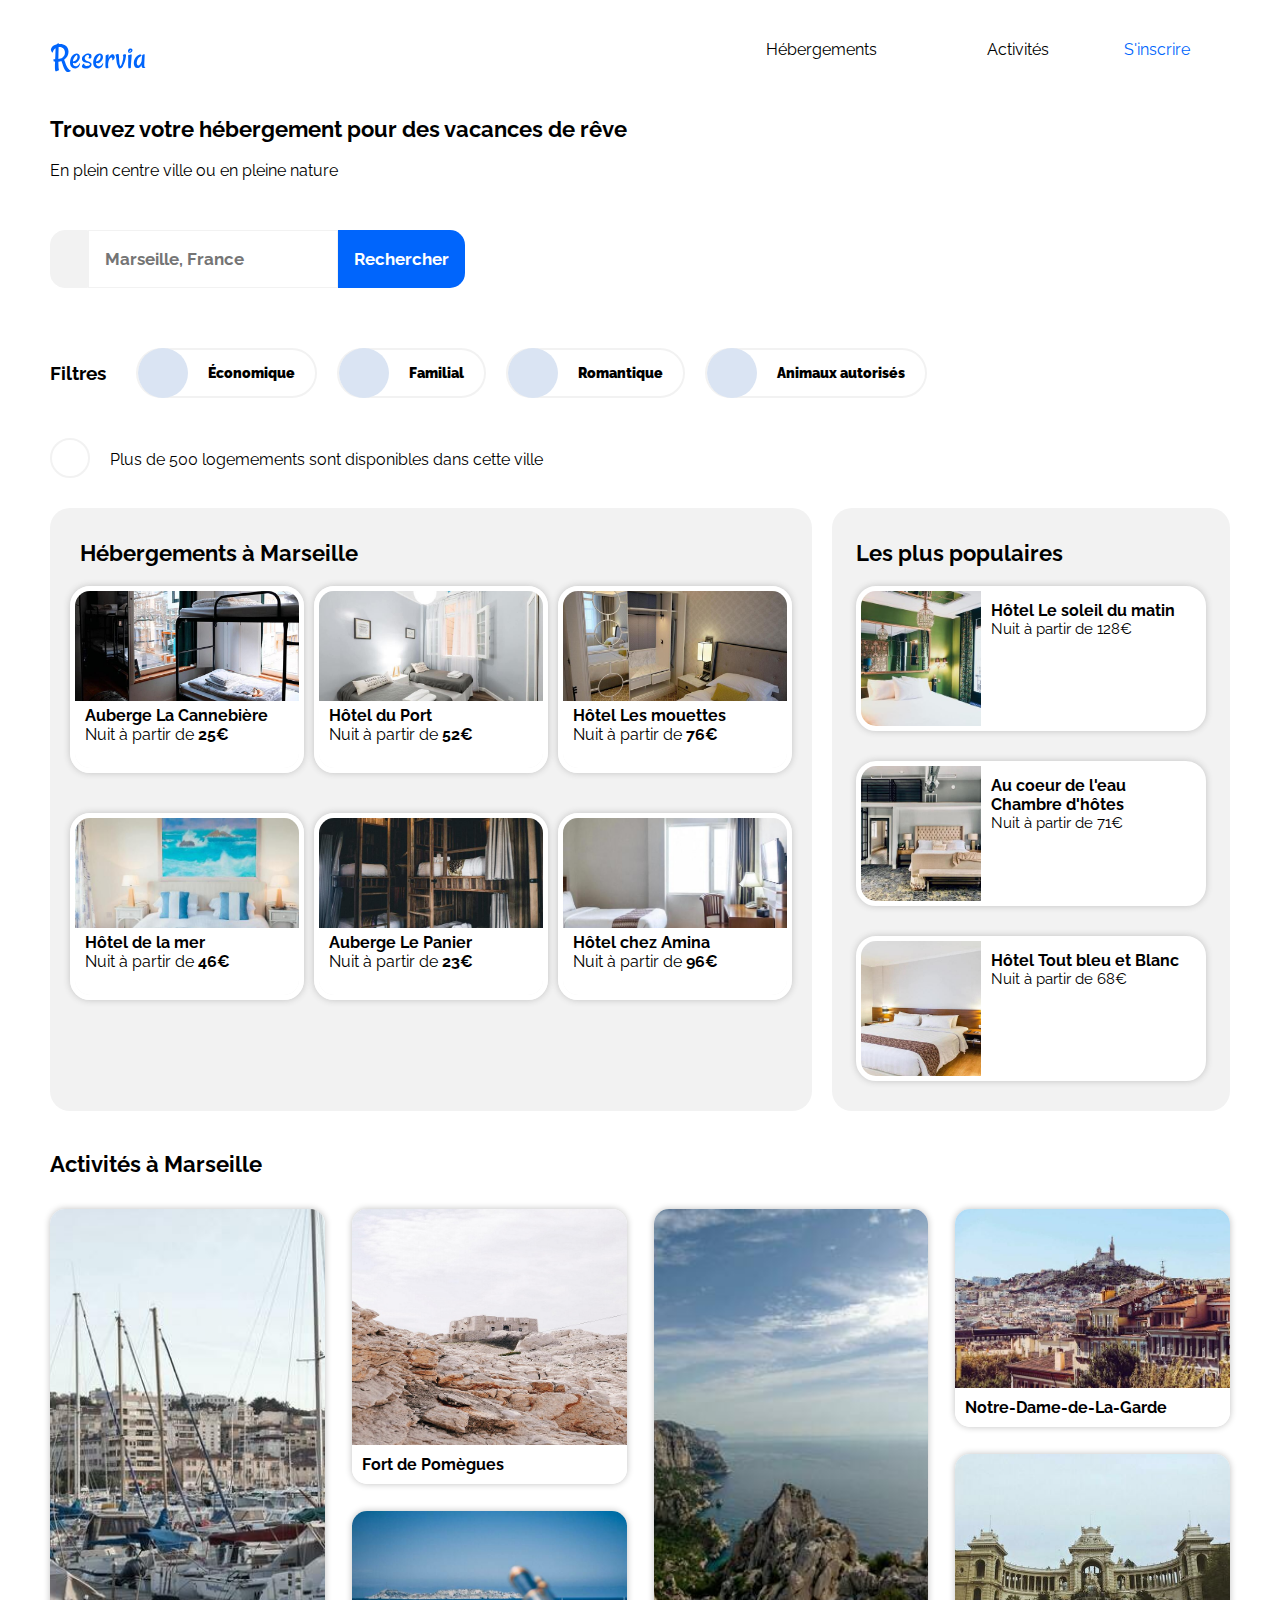
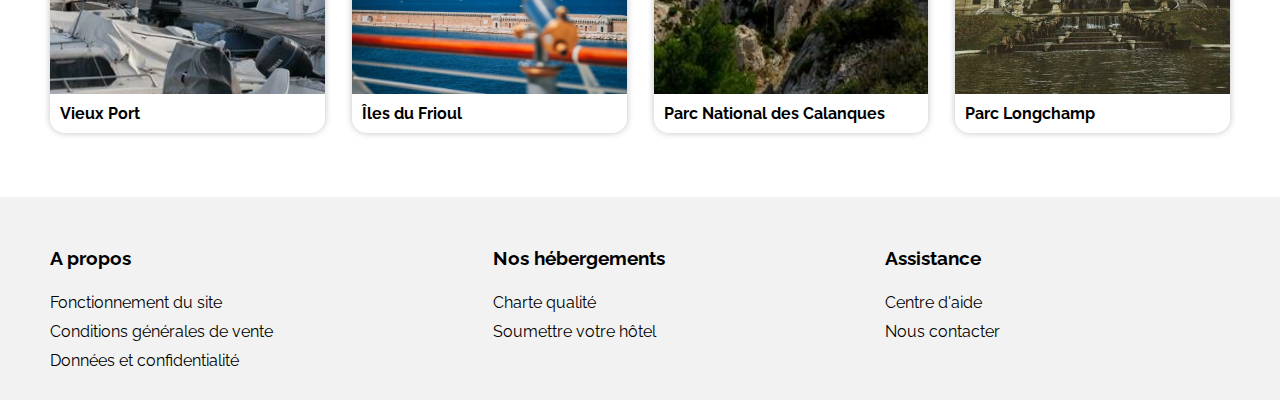
<file: index.html>
<!DOCTYPE html>
<html lang="en">

<head>

    <title>Reservia</title>

    <link rel="stylesheet" type="text/css" href="css/stylesp2.css">
    <link rel="stylesheet" href="https://cdnjs.cloudflare.com/ajax/libs/font-awesome/5.15.3/css/all.min.css" integrity="sha512-iBBXm8fW90+nuLcSKlbmrPcLa0OT92xO1BIsZ+ywDWZCvqsWgccV3gFoRBv0z+8dLJgyAHIhR35VZc2oM/gI1w==" crossorigin="anonymous" referrerpolicy="no-referrer"
    />
    <link href="https://fonts.googleapis.com/css2?family=Raleway:wght@200;700&display=swap" rel="stylesheet">
    <meta content="width=device-width, initial-scale=1" name="viewport" />

    <meta charset="UTF-8">
    <meta http-equiv="X-UA-Compatible" content="IE=edge">


</head>

<body>
    <div id="bloc_page">
        <header>

            <div id="logo"><img src="images/logo/Reservia.svg" alt="Logo Reservia" /> </div>
            <nav>
                <ul>
                    <li><a href="#hotels_hebergements">Hébergements</a></li>
                    <li><a href="#ActMar">Activités</a></li>
                </ul>

            </nav>
            <div id="login"> <a href="#" id="inscrire">S'inscrire</a> </div>

        </header>


        <section class="slogan_searchbar">
            <div class="slogan">
                <h1>Trouvez votre hébergement pour des vacances de rêve</h1><br>
                <p>En plein centre ville ou en pleine nature</p>
            </div>

            <form class="post" action="traitement.php">
                <label class="position"><i class="fas fa-map-marker-alt"></i></label>
                <input id="search" type="search" name="recherche" placeholder="Marseille, France">
                <button class="logo_recherche" type="submit"><span>Rechercher</span><i
                        class="fa fa-search"></i></button>
            </form>
        </section>

        <div class="filters">


            <h2>Filtres</h2>

            <div class="all_filters">

                <section class="item">
                    <i class="fas fa-money-bill-wave"></i>
                    <h3>Économique</h3>
                </section>
                <section class="item">
                    <i class="fas fa-child"></i>
                    <h3>Familial</h3>
                </section>



                <section class="item">
                    <i class="fas fa-heart"></i>
                    <h3>Romantique</h3>
                </section>
                <section class="item">
                    <i class="fas fa-dog"></i>
                    <h3>Animaux autorisés</h3>
                </section>
            </div>
        </div>
        <div class="hostings">
            <i class="fas fa-info"></i>
            <p>Plus de 500 logemements sont disponibles dans cette ville</p>
        </div>




        <section class="hotels" >
            <h2 id="hotels_hebergements">hebergements </h2>
            <article>
                <div class="heb">Hébergements à Marseille</div>
                <div class="marseille">

                    <a href="#" class="hotel_card">
                        <img src="images/hebergements/4_small/cannebiere.jpeg" alt="cannebiere">
                        <div class="hotel_description">
                            <h3>Auberge La Cannebière</h3>
                            <p>Nuit à partir de <strong>25€</strong></p>
                            <div class="classement">
                                <span class="blue"><i class="fas fa-star stars_icon"></i></span>
                                <span class="blue"><i class="fas fa-star stars_icon"></i></span>
                                <span class="blue"><i class="fas fa-star stars_icon"></i></span>
                                <span class="blue"><i class="fas fa-star stars_icon"></i></span>
                                <span class="grey"><i class="fas fa-star stars_icon"></i></span>
                            </div>

                        </div>
                    </a>


                    <a href="#" class="hotel_card">
                        <img src="images/hebergements/4_small/port.jpeg" alt="panier">
                        <div class="hotel_description">
                            <h3>Hôtel du Port</h3>
                            <p>Nuit à partir de <strong>52€</strong></p>
                            <div class="classement">
                                <span class="blue"><i class="fas fa-star stars_icon"></i></span>
                                <span class="blue"><i class="fas fa-star stars_icon"></i></span>
                                <span class="blue"><i class="fas fa-star stars_icon"></i></span>
                                <span class="blue"><i class="fas fa-star stars_icon"></i></span>
                                <span class="blue"><i class="fas fa-star stars_icon"></i></span>
                            </div>
                        </div>
                    </a>

                    <a href="#" class="hotel_card">
                        <img src="images/hebergements/4_small/mouettes.jpeg" alt="mouettes">
                        <div class="hotel_description">
                            <h3>Hôtel Les mouettes</h3>
                            <p>Nuit à partir de <strong>76€</strong></p>
                            <div class="classement">
                                <span class="blue"><i class="fas fa-star stars_icon"></i></span>
                                <span class="blue"><i class="fas fa-star stars_icon"></i></span>
                                <span class="blue"><i class="fas fa-star stars_icon"></i></span>
                                <span class="blue"><i class="fas fa-star stars_icon"></i></span>
                                <span class="grey"><i class="fas fa-star stars_icon"></i></span>
                            </div>
                        </div>

                    </a>

                    <a href="#" class="hotel_card">
                        <img src="images/hebergements/4_small/mer.jpeg" alt="mer">
                        <div class="hotel_description">
                            <h3>Hôtel de la mer</h3>
                            <p>Nuit à partir de <strong>46€</strong></p>
                            <div class="classement">
                                <span class="blue"><i class="fas fa-star stars_icon"></i></span>
                                <span class="blue"><i class="fas fa-star stars_icon"></i></span>
                                <span class="blue"><i class="fas fa-star stars_icon"></i></span>
                                <span class="grey"><i class="fas fa-star stars_icon"></i></span>
                                <span class="grey"><i class="fas fa-star stars_icon"></i></span>
                            </div>
                        </div>
                    </a>

                    <a href="#" class="hotel_card">
                        <img src="images/hebergements/4_small/panier.jpeg" alt="panier">
                        <div class="hotel_description">
                            <h3>Auberge Le Panier</h3>
                            <p>Nuit à partir de <strong>23€</strong></p>
                            <div class="classement">
                                <span class="blue"><i class="fas fa-star stars_icon"></i></span>
                                <span class="blue"><i class="fas fa-star stars_icon"></i></span>
                                <span class="blue"><i class="fas fa-star stars_icon"></i></span>
                                <span class="blue"><i class="fas fa-star stars_icon"></i></span>
                                <span class="grey"><i class="fas fa-star stars_icon"></i></span>
                            </div>
                        </div>
                    </a>

                    <a href="#" class="hotel_card">
                        <img src="images/hebergements/4_small/amina.jpeg" alt="amina">
                        <div class="hotel_description">
                            <h3>Hôtel chez Amina</h3>
                            <p>Nuit à partir de <strong>96€</strong></p>
                            <div class="classement">
                                <span class="blue"><i class="fas fa-star stars_icon"></i></span>
                                <span class="blue"><i class="fas fa-star stars_icon"></i></span>
                                <span class="blue"><i class="fas fa-star stars_icon"></i></span>
                                <span class="blue"><i class="fas fa-star stars_icon"></i></span>
                                <span class="blue"><i class="fas fa-star stars_icon"></i></span>
                            </div>
                        </div>
                    </a>

                </div>
                <div>
                    <h2>Afficher Plus</h2>
                </div>

            </article>



            <aside class="populaire">

                <div class="titlepop">Les plus populaires <i class="fas fa-chart-line" aria-hidden="true"></i></div>
                <div class="populaireTab">
                    <a href="#" class="populaireCard">
                        <img src="images/hebergements/4_small/soleil.jpeg" alt="soleil">
                        <div class="description_pop">
                            <div class="text_des">
                                <h3>Hôtel Le soleil du matin</h3>
                                <p>Nuit à partir de 128€</p>
                            </div>
                            <div class="stars">
                                <span class="blue"><i class="fas fa-star stars_icon"></i></span>
                                <span class="blue"><i class="fas fa-star stars_icon"></i></span>
                                <span class="blue"><i class="fas fa-star stars_icon"></i></span>
                                <span class="blue"><i class="fas fa-star stars_icon"></i></span>
                                <span class="blue"><i class="fas fa-star stars_icon"></i></span>
                            </div>

                        </div>

                    </a>

                    <a href="#" class="populaireCard">
                        <img src="images/hebergements/4_small/coeur.jpeg" alt="coeur">
                        <div class="description_pop">
                            <div class="text_des">
                                <h3>Au coeur de l'eau Chambre d'hôtes</h3>
                                <p>Nuit à partir de 71€</p>
                            </div>
                            <div class="stars">
                                <span class="blue"><i class="fas fa-star stars_icon"></i></span>
                                <span class="blue"><i class="fas fa-star stars_icon"></i></span>
                                <span class="blue"><i class="fas fa-star stars_icon"></i></span>
                                <span class="blue"><i class="fas fa-star stars_icon"></i></span>
                                <span class="grey"><i class="fas fa-star stars_icon"></i></span>
                            </div>
                        </div>

                    </a>


                    <a href="#" class="populaireCard">
                        <img src="images/hebergements/4_small/bleu.jpeg" alt="bleu">
                        <div class="description_pop">
                            <div class="text_des">
                                <h3>Hôtel Tout bleu et Blanc</h3>
                                <p>Nuit à partir de 68€</p>
                            </div>
                            <div class="stars">
                                <span class="blue"><i class="fas fa-star stars_icon"></i></span>
                                <span class="blue"><i class="fas fa-star stars_icon"></i></span>
                                <span class="blue"><i class="fas fa-star stars_icon"></i></span>
                                <span class="blue"><i class="fas fa-star stars_icon"></i></span>
                                <span class="grey"><i class="fas fa-star stars_icon"></i></span>
                            </div>
                        </div>

                    </a>
                </div>
            </aside>


        </section>




        <section id="ActMar">

            <h1>Activités à Marseille</h1>

            <a href="#" class="activites">
                <figure class="img1">
                    <img src="images/activites/4_small/vxport.jpeg" alt="Vieux port" />
                    <figcaption class="text-aside">
                        <h3>Vieux Port</h3>
                    </figcaption>
                </figure>

                <figure class="img2">
                    <img src="images/activites/4_small/pomegues.jpg" alt="Port de Pomègues" />
                    <figcaption class="text-aside">
                        <h3>Fort de Pomègues</h3>
                    </figcaption>
                </figure>

                <figure class="img3">
                    <img src="images/activites/4_small/frioul.jpeg" alt="Îles du Frioul" />
                    <figcaption class="text-aside">
                        <h3>Îles du Frioul</h3>
                    </figcaption>
                </figure>

                <figure class="img4">
                    <img src="images/activites/4_small/calanques.jpeg" alt="Parc National des Calanques" />
                    <figcaption class="text-aside">
                        <h3>Parc National des Calanques</h3>
                    </figcaption>
                </figure>


                <figure class="img5">
                    <img src="images/activites/4_small/ndg.jpeg" alt="Notre-Dame-de-La-Garde" />
                    <figcaption class="text-aside">
                        <h3>Notre-Dame-de-La-Garde</h3>
                    </figcaption>
                </figure>

                <figure class="img6">
                    <img src="images/activites/4_small/longchamp.jpeg" alt="Parc Longchamp" />
                    <figcaption class="text-aside">
                        <h3>Parc Longchamp</h3>
                    </figcaption>
                </figure>
            </a>




        </section>
    </div>

    <footer>
        <div id="footer">
            <div class="foot">
                <h2>A propos</h2>
                <ul>
                    <li><a href="#">Fonctionnement du site</a></li>
                    <li><a href="#">Conditions générales de vente</a></li>
                    <li><a href="#">Données et confidentialité</a></li>

                </ul>
            </div>
            <div class="foot">
                <h2>Nos hébergements</h2>
                <ul>
                    <li><a href="#">Charte qualité</a></li>
                    <li><a href="#">Soumettre votre hôtel</a></li>

                </ul>

            </div>

            <div class="foot">
                <h2>Assistance</h2>
                <ul>
                    <li><a href="#">Centre d'aide</a></li>
                    <li><a href="#">Nous contacter</a></li>
                </ul>
            </div>

        </div>
    </footer>



</body>

</html>
</file>
<file: css/stylesp2.css>
* {
    margin: 0;
    padding: 0;
    box-sizing: border-box;
}


/*@font-face {
  font-family: "Raleway";
  src: url("fonts/Raleway/Raleway-VariableFont_wght.ttf");
}*/

body {
    font-family: "Raleway", "Trebuchet MS", Arial, sans-serif;
    color: black;
}

.hotel_card {
    -webkit-transform: scale(1);
    transform: scale(1);
    -webkit-transition: .3s ease-in-out;
    transition: .3s ease-in-out;
}

.hotel_card:hover {
    -webkit-transform: scale(1.1);
    transform: scale(1.1);
}

.populaireCard {
    -webkit-transform: scale(1);
    transform: scale(1);
    -webkit-transition: .3s ease-in-out;
    transition: .3s ease-in-out;
}

.populaireCard:hover {
    -webkit-transform: scale(1.1);
    transform: scale(1.1);
}

.img1 {
    -webkit-transform: scale(1);
    transform: scale(1);
    -webkit-transition: .3s ease-in-out;
    transition: .3s ease-in-out;
}

.img1:hover {
    -webkit-transform: scale(1.1);
    transform: scale(1.1);
}

.img2 {
    -webkit-transform: scale(1);
    transform: scale(1);
    -webkit-transition: .3s ease-in-out;
    transition: .3s ease-in-out;
}

.img2:hover {
    -webkit-transform: scale(1.1);
    transform: scale(1.1);
}

.img3 {
    -webkit-transform: scale(1);
    transform: scale(1);
    -webkit-transition: .3s ease-in-out;
    transition: .3s ease-in-out;
}

.img3:hover {
    -webkit-transform: scale(1.1);
    transform: scale(1.1);
}

.img4 {
    -webkit-transform: scale(1);
    transform: scale(1);
    -webkit-transition: .3s ease-in-out;
    transition: .3s ease-in-out;
}

.img4:hover {
    -webkit-transform: scale(1.1);
    transform: scale(1.1);
}

.img5 {
    -webkit-transform: scale(1);
    transform: scale(1);
    -webkit-transition: .3s ease-in-out;
    transition: .3s ease-in-out;
}

.img5:hover {
    -webkit-transform: scale(1.1);
    transform: scale(1.1);
}

.img6 {
    -webkit-transform: scale(1);
    transform: scale(1);
    -webkit-transition: .3s ease-in-out;
    transition: .3s ease-in-out;
}

.img6:hover {
    -webkit-transform: scale(1.1);
    transform: scale(1.1);
}

#bloc_page {
    margin: 0 50px 4rem;
}

header {
    display: flex;
}

a {
    color: black;
    text-decoration: none;
}

#login {
    padding-top: 40px;
    margin-right: 40px;
}

#login a {
    color: #0065fc;
}

#logo {
    flex: 1;
    width: 100px;
    padding-top: 35px;
}

nav ul {
    display: flex;
    list-style-type: none;
}

nav ul li {
    padding-top: 40px;
    margin-right: 40px;
    padding-right: 35px;
    padding-left: 35px;
}

nav ul li:hover {
    border-top: 3px solid #0065fc;
    padding-top: 37px;
}

nav ul a:hover {
    color: #0065fc;
}

h1 {
    font-size: 1.4rem;
}

h2 {
    font-size: 1.2rem;
}

h3 {
    font-size: 1rem;
}

.slogan_searchbar {
    margin-top: 2rem;
}

.slogan_searchbar h1 {
    margin-bottom: 0px;
}

.post {
    display: flex;
    margin-top: 50px;
}

.post>* {
    border: 1.5px solid #f2f2f2;
    line-height: 20px;
    padding: 0 1rem;
    font-family: "raleway", sans-serif;
    font-weight: bold;
    font-size: 17px;
    outline: 0;
}

.position {
    background: #f2f2f2;
    border-radius: 15px 0px 0px 15px;
    padding: 18px;
}


/* #search*/

.post button {
    border: 0;
    background: #0065fc;
    color: #fff;
    cursor: pointer;
}

.logo_recherche {
    border-radius: 0px 15px 15px 0px;
}

.logo_recherche i {
    display: none;
}

.filters {
    display: flex;
    flex-direction: row;
    margin-top: 50px;
    align-items: center;
    height: auto;
    flex-wrap: wrap;
}

.filters .all_filters {
    display: flex;
    flex-grow: 1;
    flex-wrap: wrap;
}

.filters h2 {
    margin-right: 30px;
    padding-top: 23px;
}

.item {
    height: 50px;
    margin: 10px 20px 10px 0;
    padding-right: 20px;
    border: 2px solid #f2f2f2;
    border-radius: 50px;
    display: flex;
    align-items: center;
}

.item:first-child {
    margin-left: 0;
}

.item i {
    display: flex;
    justify-content: center;
    align-items: center;
    background: #dae4f3;
    border-radius: 100%;
    width: 50px;
    height: 50px;
    color: #0065fc;
}

.item h3 {
    font-size: 14px;
    font-weight: 900;
    margin-left: 20px;
}

.item:hover {
    background: #0065fc;
    color: #fff;
    transition: 0.4s ease-in-out;
    cursor: pointer;
}

.hostings {
    display: flex;
    flex-direction: row;
}

.hostings {
    margin-top: 30px;
    display: flex;
    margin-bottom: 30px;
}

.hostings i {
    display: flex;
    justify-content: center;
    align-items: center;
    color: #0065fc;
    border: 2px solid #f2f2f2;
    border-radius: 50px;
    height: 40px;
    width: 40px;
    padding: 5px;
}

.hostings p {
    margin-top: 12px;
    margin-left: 20px;
}

.fa,
.fas {
    font-weight: 900;
}

.fa,
.far,
.fas {
    font-family: "Font Awesome 5 Free";
}

.fa,
.fab,
.fad,
.fal,
.far,
.fas {
    -moz-osx-font-smoothing: grayscale;
    -webkit-font-smoothing: antialiased;
    display: inline-block;
    font-style: normal;
    font-variant: normal;
    text-rendering: auto;
    line-height: 1;
}

*,
::before,
::after {
    box-sizing: border-box;
    margin: 0;
    padding: 0;
}

user agent stylesheet i {
    font-style: italic;
}
.heb{
    font-size: 1.4rem;
    font-weight: bold;
    margin-left: 30px;
}
.hotels {
    display: flex;
    padding: 0;
    margin-bottom: 2rem;
    gap: 20px;
}

.hotels article,
.hotels aside {
    background-color: #f2f2f2;
    border-radius: 20px;
    padding-top: 2rem;
}

article h1 {
    padding-left: 20px;
}

article h2 {
    margin-left: 20px;
}

.hotels aside {
    padding-left: 24px;
    padding-right: 24px;
}

.hotels .marseille {
    display: flex;
    flex-wrap: wrap;
    margin: 20px;
    gap: 10px;
}

.hotels h1,
h2 {
    margin-bottom: 1.5rem;
}

.hotel_card {
    display: flex;
    flex-direction: column;
    box-sizing: border-box;
    border: 5px solid #fff;
    border-radius: 20px;
    overflow: hidden;
    box-shadow: 0 0 7px #c1c1c1;
    margin-bottom: 30px;
    flex: 25%;
}

.hotel_card img {
    width: 100%;
    height: 110px;
    object-fit: cover;
}

.hotel_description {
    display: flex;
    flex: 1;
    flex-direction: column;
    justify-content: space-around;
    background-color: #fff;
    padding: 5px 10px;
}

.hotel_description p,
h3 {
    margin: 0;
}

.hotel_rate {
    word-spacing: -1ch;
}

.blue {
    color: #0065fc;
    font-size: 13px;
    padding-top: 20px;
}

.grey {
    color: rgb(217, 215, 223);
    font-size: 13px;
    padding-top: 20px;
}


/* aside */

.populaireTab {
    display: flex;
    flex-direction: column;
}

.titlepop {
    font-weight: bold;
    font-size: 1.4rem;
    margin-bottom: 20px;
    display: flex;
    justify-content: space-between;
}
section.hotels h2{
    display: none;
    visibility: hidden;
    margin: 0;
    padding: 0;
}
/*.populaireIcon {
    justify-content: space-between;
    align-items: baseline;
}*/

.populaireCard {
    display: flex;
    height: 145px;
    width: 350px;
    border: 5px solid #fff;
    border-radius: 20px;
    margin-bottom: 30px;
    box-shadow: 0 0 7px #c1c1c1;
    box-sizing: border-box;
    overflow: hidden;
    background-color: white;
}

.populaireCard img {
    width: 120px;
    object-fit: cover;
    height: 100%;
    
    
    
    
}

.description_pop {
    
    display: flex;
    width: max-content;
    flex-direction: column;
    justify-content: space-between;
    font-size: 15px;
    padding-bottom: 0px;
    margin: 10px;
}




/* Activités à Marseille */

#ActMar h1 {
    margin: 2.5rem 0rem 2rem 0rem;
}

.activites {
    display: grid;
    height: max-content;
    gap: 27px;
    grid-template-columns: repeat(4, 1fr);
    grid-template-rows: repeat(3, auto);
    grid-template-areas: "a b d e" "a b d f" "a c d f";
}

.activites .img1,
.img2,
.img3,
.img4,
.img5,
.img6 {
    display: flex;
    flex-direction: column;
    height: 100%;
    box-sizing: border-box;
    border-radius: 15px;
    overflow: hidden;
    box-shadow: 0 0 7px #c1c1c1;
}

.activites img {
    width: 100%;
    height: 100%;
    object-fit: cover;
}

.activites .text-aside {
    padding: 10px;
    background-color: #fff;
    font-size: 1.1rem;
    font-weight: 700;
}

.img1 {
    grid-area: a;
}

.img2 {
    grid-area: b;
}

.img3 {
    grid-area: c;
}

.img4 {
    grid-area: d;
}

.img5 {
    grid-area: e;
}

.img6 {
    grid-area: f;
}

footer {
    background-color: #f2f2f2;
}

#footer {
    display: flex;
    justify-content: space-between;
    width: 1000px;
    
    padding-top: 50px;
    padding-left: 50px;
    padding-bottom: 20px;
   
    text-decoration: none;
    
}

.foot {
   
    width: max-content;
}

.foot li {
    padding-bottom: 10px;
}

.footer {
    display: flex;
    flex-direction: row;
}

.foot ul {
    list-style-type: none;
    display: flex;
    flex-direction: column;
}

h6 {
    margin-top: 10px;
    margin-bottom: 10px;
}

p1 {
    color: grey;
}

a {
    text-decoration: none;
    color: black;
}


/* ------------------------------------------------------Responsive sur small Laptop--------------------------------------------------------- */

@media screen and (max-width: 1200px) {
    .hotels article {
        order: 2;
    }
    .hotels {
        flex-direction: column;
    }
    .populaireTab {
        flex-direction: row;
        gap: 30px;
    }
}


/* ------------------------------------------------------Responsive sur tablette--------------------------------------------------------- */

@media screen and (max-width: 1024px) {
    /* -------------------header---------------- */
    h3 {
        font-size: 1.2rem;
    }
    header {
        flex-direction: column;
        margin-bottom: 15px;
    }
    header #logo {
        margin: 0 1rem;
    }
    #logo {
        flex: 1;
        width: 100px;
        padding-top: 35px;
    }
    #logo img {
        
        width: 150%;
    }
    .logo_recherche span {
        display: none;
    }
    .logo_recherche i {
        display: flex;
        padding-left: 12px;
        padding-right: 12px;
    }
    .logo_recherche {
        border-radius: 15px 15px 15px 15px;
        /* arrondissement des 2 angles à gauche*/
        margin-right: 0px;
    }
    .position {
        width: 100px;
        padding: 18px;
    }
    .position i {
        margin-left: 12px;
        margin-top: 9px;
    }
    header nav {
        order: 3;
        margin-bottom: 2rem;
    }
    header #login {
        align-self: flex-end;
        padding-top: 0;
        margin-right: 1rem;
        margin-top: -3rem;
        font-size: x-large;
        font-weight: bold;
    }
    header nav ul {
        justify-content: center;
    }
    nav ul a {
        font-weight: 400;
    }
    nav ul li {
        padding-top: 37px;
        padding-bottom: 15px;
        margin-right: 0;
        width: 50%;
        text-align: center;
        border-bottom: 3px solid #f1eeee;
        font-size: 25px;
    }
    nav ul li:hover {
        border-top: none;
        border-bottom-color: #0065fc;
    }
    /* -------------------filters---------------- */
    .slogan_searchbar {
        margin: 0 20px 0rem 20px;
    }
    .post {
        height: 80px;
    }
    .post>* {
        border: 1.5px solid #f2f2f2;
        line-height: 20px;
        
        font-size: x-large;
    }
    .slogan h1 {
        font-size: 2rem;
    }
    .slogan p {
        font-size: 24px;
    }
    .filters {
        width: 100%;
        padding: 2rem 2rem;
       
        margin-top: 0px;
    }
    .filters h2 {
        font-size: 28px;
    }
    #search {
        width: 100%;
        font-size: 15px;
        margin-right: -10px;
    }
    #searchbar {
        display: flex;
    }
    #searchbar .middle {
        flex: 1;
    }
    #searchbar span.right {
        padding: 0 15px;
        border-radius: 10px;
    }
    #searchbar .val_search {
        display: none;
    }
    #searchbar .fa-search {
        display: block;
    }
    .container {
        margin: 0;
    }
    .item i {
        width: 70px;
        /*modification hauteur Item*/
        height: 70px;
        /*modification largeur Item*/
        margin: -3px;
        /*décalage vers la gauche pour masquer la bordure*/
    }
    .item h3 {
        font-size: 25px;
        font-weight: 700;
    }
    .item {
        height: 70px;
        /*modification hauteur de la classe Item*/
        border: 3px solid #e0dada;
        /*modification épaisseur de la bordure de la classe Item*/
        font-size: x-large;
    }
    .hostings {
        margin: 2rem;
    }
    .hostings p {
        font-size: 23px;
    }
    /* -------------------hebergements & populaires & activites---------------- */
    #bloc_page {
        margin: 0;
    }
    article h2 {
        font-size: small;
       
    }
    .hotel_card {
        flex: 40%;
    }
    .hotels {
        flex-direction: column;
    }
    .hotels h3 {
        font-size: 1.3rem;
    }
    .hotels article {
        border-radius: 0px; /* suppression des angles*/
    }
    .hotels .populaire {
        margin-left: 0px;
        border-radius: 0px;
        margin-top: 35px;
    }
    .hotels aside {
        margin: 0;
    }
    .titlepop {
        font-size: 1.4rem;
        margin-top: 25px;
        padding-bottom: 23px;
    }
    .populaireTab {
        padding-bottom: 30px;
    }
    .populaireCard img {
        width: 30%;
    }
   
    .hotel_description p {
        font-size: 22px;
    }
    .blue {
        font-size: 17px;
    }
    .grey {
        font-size: 17px;
    }
    #ActMar {
        margin: 30px;
    }
    .activites {
        grid-template-columns: repeat(3, 1fr);
        grid-template-rows: repeat(2, 1fr);
        grid-template-areas: "a b d" "e c f";
    }
    #footer {
        width: 765px;
    }
}

@media screen and (max-width: 965px) {
    .populaireTab {
        flex-direction: column;
    }
    .populaireCard {
        width: 100%;
        margin-bottom: 0px;
    }
    .hotels .populaire {
        margin-left: 0px;
    }
    
    .description_pop p {
        font-size: 21px;
        margin-top: 5px;
    }
    .hotels .marseille {
        gap: 0px;
        flex-direction: column;
    }
    .hotel_card img {
        height: 190px;
    }
    .hotels h3 {
        font-size: 1.5rem;
    }
    h3 {
        font-size: 12px;
    }
    #footer {
        padding-left: 0px;
    }
}

@media screen and (max-width: 768px) {
    .activites {
        grid-template-columns: repeat(2, 1fr);
        grid-template-rows: repeat(3, 1fr);
        grid-template-areas: "a b" "c d" "e f";
    }
    #footer {
        width: 600px;
    }
}


/* -----------------------------------------------------------Responsive sur mobile------------------------------------------------------ */

@media screen and (max-width: 600px) {
    h3 {
        font-size: 1.3rem;
    }
    h1 {
        font-size: xx-large;
    }
    .hostings p {
        font-size: 13px;
        margin-left: 10px;
    }
    .hostings {
        margin: 0 2rem;
    }
    .slogan_searchbar {
        margin-right: 20px;
        margin-left: 20px;
    }
    .item h3 {
        font-size: 13px;
        margin-left: 10px;
    }
    /* -------------------hebergements & populaires---------------- */
    section.hotels {
        margin-left: 0;
        width: 100%;
    }
    
    .hotels aside {
        border-radius: 0;
       
    }
    .hotels article {
        border-radius: 0;
       
        background-color: #fff;
    }
    .hotel_card {
        flex: 100%;
    }
    .hotel_card img {
        height: 170px;
    }
    .hotel_description {
        height: 120px;
    }
    .populaireCard {
        flex: 100%;
        max-height: 120px;
        
    }

    .text_des h3 {
        font-size: 1px;
    }
    .text_des p {
        font-size: small;
    }

    .populaireCard h3{
        font-size: 1rem;
    }

    .populaireCard img {
        
        /*width: 140px;*/
        min-width: 135px;
        max-height: 120px;
        max-width: 136px;
    }
    /* -------------------activites max 600---------------- */
    #ActMar {
        margin: 30px 20px;
    }
    .activites {
        grid-template-columns: repeat(1, 1fr);
        grid-template-rows: repeat(6, 290px);
        grid-template-areas: "a" "b" "c" "d" "e" "f";
    }
    .activites img {
        height: 200px;
    }
    .activites .text-aside {
        height: 50px;
    }
    #hotels_activites {
        margin: 0 30px;
    }
    /* -------------------footer max 600---------------- */
    .foot {
        font-size: small;
        padding-left: 30px;
        padding-top: 50px;
    }
    .foot h6 {
        font-size: medium;
        padding-bottom: 25px;
    }
    .foot li {
        padding-bottom: 15px;
    }
    #footer {
        flex-direction: column;
        padding-top: 0px;
        width: max-content;
    }
}


/* -----------------------------------------------------------Responsive sur Iphone 8 ou similaire------------------------------------------------------ */

@media screen and (max-width: 375px) {
    h3 {
        font-size: 1rem;
    }
    #logo img {
        height: 150px;
        width: 100px;
    }
    #login a {
        font-size: medium;
    }
    .slogan h1 {
        font-size: 23px;
    }
    .slogan p {
        font-size: 17px;
    }
    #search {
        font-size: 15px;
        height: 60px;
    }
    .position {
        height: 60px;
        width: 60px;
    }
    .logo_recherche {
        height: 60px;
        width: 60px;
    }
    .position i {
        margin-left: auto;
        margin-top: auto;
    }
    .item {
        margin-right: 10px;
        height: 50px;
    }
    .item i {
        width: 50px;
        height: 50px;
    }
    /* -------------------filters---------------- */
    .filters {
        margin-left: 0px;
    }
    /*-----Les plus populaires max 375------*/
    h1.titlepop {
        font-size: x-large;
    }
    .text_des h3 {
        font-size: 15px;
    }
    .text_des p {
        font-size: medium;
    }
    .populaireCard {
        height: 150px;
    }
    /*---Hébergement à Marseille max 375---*/
    .hotel_card img {
        height: 100px;
    }
    .hotel_description {
        height: 70px;
    }
    .hotel_description p {
        font-size: x-small;
    }
    .hotels h3 {
        font-size: 19px;
    }
    .blue {
        font-size: x-small;
    }
    .grey {
        font-size: x-small;
    }
    h1 {
        font-size: 1.5rem;
    }
    /* -------------------activites max 375---------------- */
    header #login {
        margin-top: -4rem;
    }
    #logo img {
        height: 100px;
    }
    nav ul a {
        font-size: 18px;
    }
    .activites {
        grid-template-columns: repeat(1, 1fr);
        grid-template-rows: repeat(6, 190px);
        /*grid-template-areas:
    "a"
    "c"
    "e"
    "b"
    "d"
    "f";*/
    }
    .logo_recherche i {
        display: flex;
        padding-left: 0px;
        padding-right: 0px;
    }
    .activites img {
        height: 140px;
    }
    #logo {
        flex: 1;
        width: 100px;
        padding-top: 0px;
    }
}
</file>
